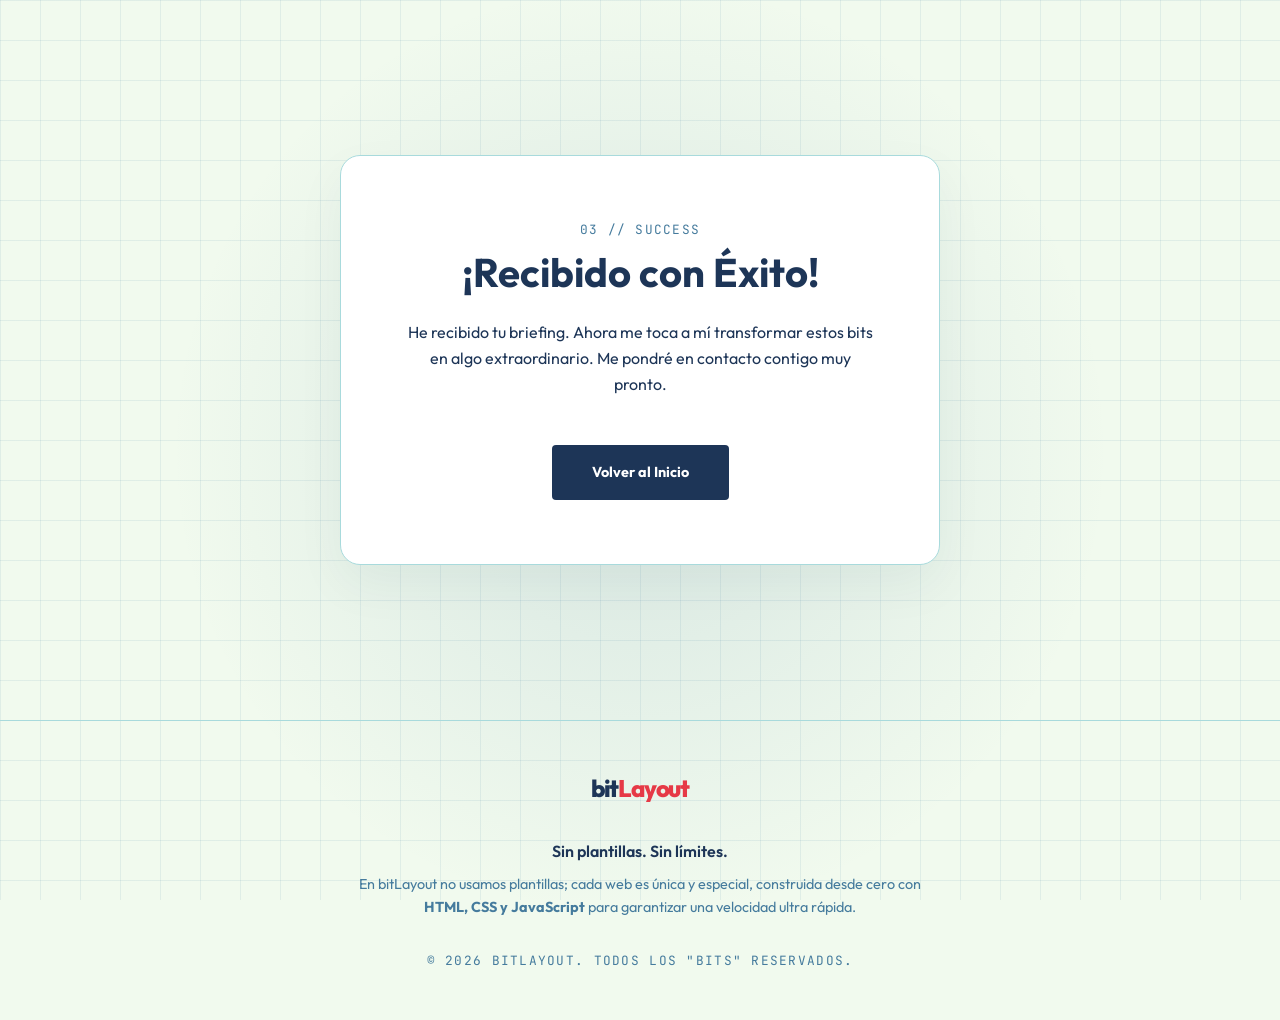
<file: gracias.html>
<!DOCTYPE html>
<html lang="es">

<head>
    <meta charset="UTF-8">
    <meta name="viewport" content="width=device-width, initial-scale=1.0">
    <title>Gracias | bitLayout</title>
    <link rel="preconnect" href="https://fonts.googleapis.com">
    <link rel="preconnect" href="https://fonts.gstatic.com" crossorigin>
    <link
        href="https://fonts.googleapis.com/css2?family=Outfit:wght@300;400;600;800&family=JetBrains+Mono:wght@300;500&display=swap"
        rel="stylesheet">
    <link rel="stylesheet" href="style.css">
    <link rel="icon" href="favicon.svg" type="image/svg+xml">
</head>

<body>
    <div class="grid-overlay"></div>

    <div class="container" style="min-height: 80vh; display: flex; align-items: center; justify-content: center;">
        <div class="project-form-container reveal active" style="text-align: center; max-width: 600px;">
            <header class="project-form-header">
                <p class="mono-text">03 // success</p>
                <h1>¡Recibido con <span class="highlight">Éxito!</span></h1>
                <p class="subtitle">He recibido tu briefing. Ahora me toca a mí transformar estos bits en algo extraordinario. Me pondré en contacto contigo muy pronto.</p>
            </header>

            <a href="/" class="btn btn-primary">Volver al Inicio</a>
        </div>
    </div>

    <footer>
        <div class="container">
            <div class="footer-content" style="flex-direction: column; text-align: center; gap: 2rem;">
                <div class="logo">bit<span>Layout</span></div>
                <div class="footer-note" style="max-width: 600px; margin: 0 auto;">
                    <p style="font-weight: 600; color: var(--primary); margin-bottom: 0.5rem;">Sin plantillas. Sin límites.</p>
                    <p style="font-size: 0.9rem; color: var(--text-muted);">En bitLayout no usamos plantillas; cada web es única y especial, construida desde cero con <strong>HTML, CSS y JavaScript</strong> para garantizar una velocidad ultra rápida.</p>
                </div>
                <p class="mono-text">&copy; 2026 bitLayout. Todos los "bits" reservados.</p>
            </div>
        </div>
    </footer>

    <script src="script.js"></script>
</body>

</html>
</file>
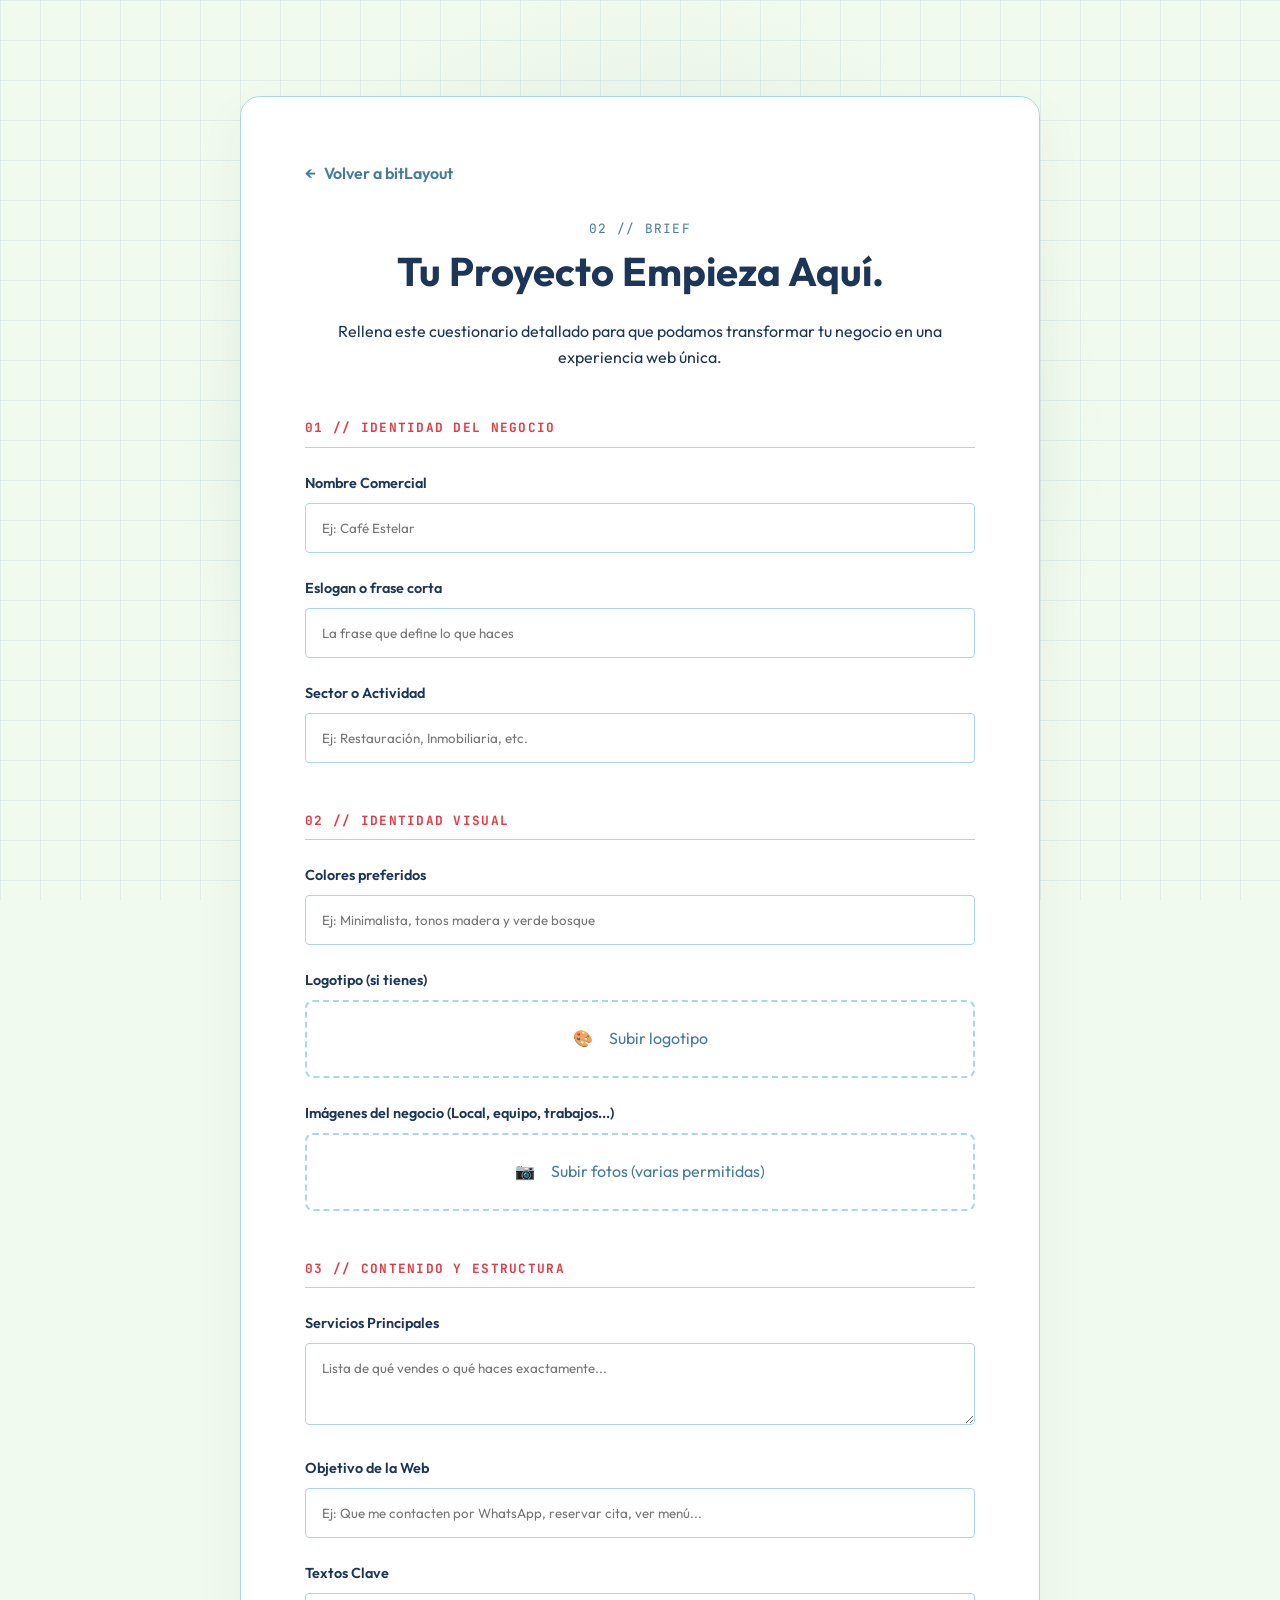
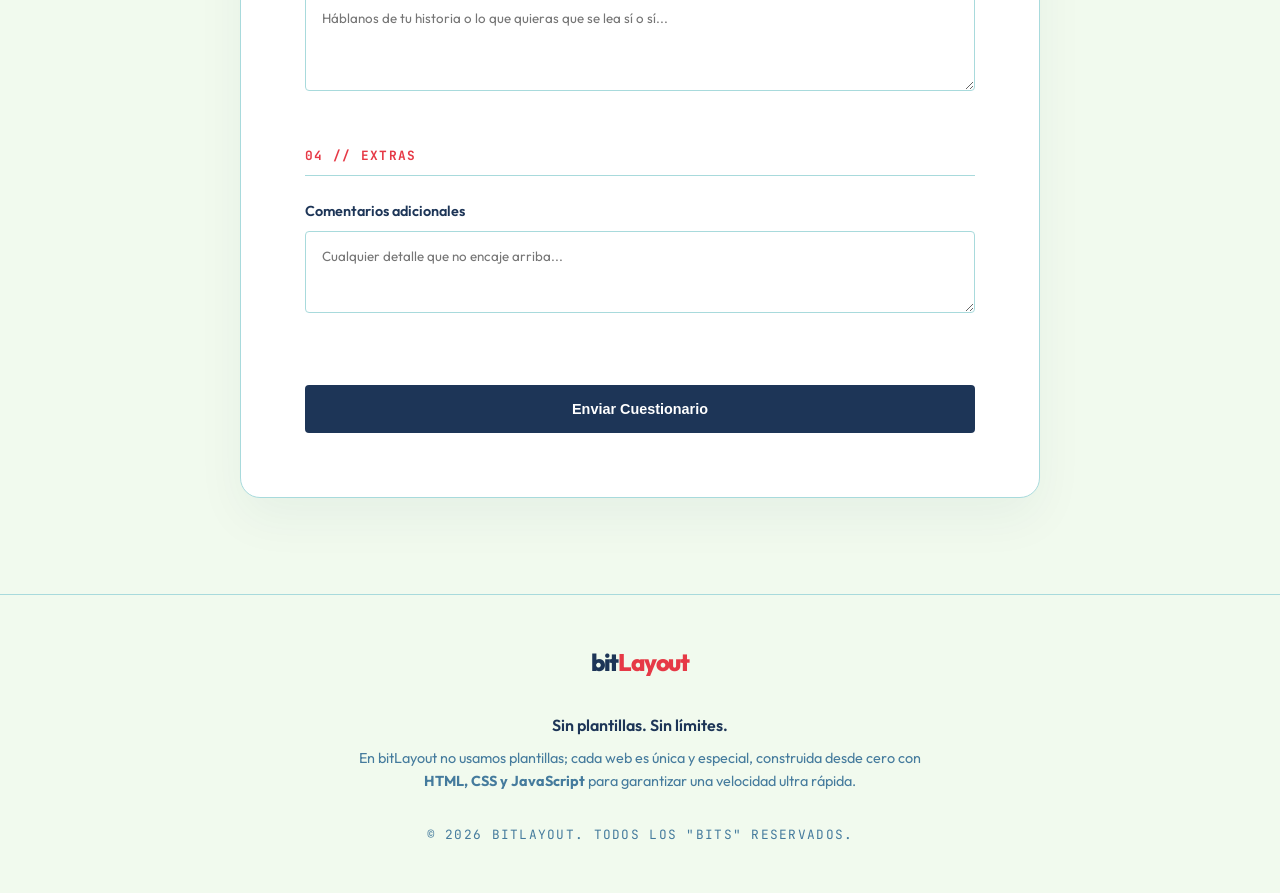
<file: proyecto.html>
<!DOCTYPE html>
<html lang="es">

<head>
    <meta charset="UTF-8">
    <meta name="viewport" content="width=device-width, initial-scale=1.0">
    <title>Nuevo Proyecto | bitLayout</title>
    <meta name="description" content="Cuéntanos sobre tu proyecto y empecemos a construir algo increíble.">
    <link rel="preconnect" href="https://fonts.googleapis.com">
    <link rel="preconnect" href="https://fonts.gstatic.com" crossorigin>
    <link
        href="https://fonts.googleapis.com/css2?family=Outfit:wght@300;400;600;800&family=JetBrains+Mono:wght@300;500&display=swap"
        rel="stylesheet">
    <link rel="stylesheet" href="style.css">
    <link rel="icon" href="favicon.svg" type="image/svg+xml">
</head>

<body>
    <div class="grid-overlay"></div>

    <div class="container">
        <div class="project-form-container reveal active">
            <a href="/" class="back-link">
                <span>←</span> Volver a bitLayout
            </a>
            
            <header class="project-form-header">
                <p class="mono-text">02 // brief</p>
                <h1>Tu Proyecto <span class="highlight">Empieza Aquí.</span></h1>
                <p class="subtitle">Rellena este cuestionario detallado para que podamos transformar tu negocio en una experiencia web única.</p>
            </header>

            <form action="https://formsubmit.co/hola@bitlayout.es" method="POST" enctype="multipart/form-data">
                <!-- Configuración de FormSubmit -->
                <input type="hidden" name="_subject" value="🚀 NUEVO PROYECTO: Briefing Detallado recibido!">
                <input type="hidden" name="_next" value="https://bitlayout.es/gracias">
                <input type="hidden" name="_template" value="table">
                <input type="hidden" name="_captcha" value="false">

                <!-- SECCIÓN 1: IDENTIDAD -->
                <div class="form-section" style="margin-bottom: 3rem;">
                    <h3 class="mono-text" style="color: var(--accent-red); margin-bottom: 1.5rem; border-bottom: 1px solid var(--border); padding-bottom: 0.5rem;">01 // Identidad del Negocio</h3>
                    <div class="form-group">
                        <label for="negocio">Nombre Comercial</label>
                        <input type="text" id="negocio" name="Nombre Comercial" placeholder="Ej: Café Estelar" required>
                    </div>
                    <div class="form-group">
                        <label for="eslogan">Eslogan o frase corta</label>
                        <input type="text" id="eslogan" name="Eslogan" placeholder="La frase que define lo que haces">
                    </div>
                    <div class="form-group">
                        <label for="sector">Sector o Actividad</label>
                        <input type="text" id="sector" name="Sector" placeholder="Ej: Restauración, Inmobiliaria, etc." required>
                    </div>
                </div>

                <!-- SECCIÓN 2: ESTILO -->
                <div class="form-section" style="margin-bottom: 3rem;">
                    <h3 class="mono-text" style="color: var(--accent-red); margin-bottom: 1.5rem; border-bottom: 1px solid var(--border); padding-bottom: 0.5rem;">02 // Identidad Visual</h3>
                    <div class="form-group">
                        <label for="colores">Colores preferidos</label>
                        <input type="text" id="colores" name="Colores Preferidos" placeholder="Ej: Minimalista, tonos madera y verde bosque">
                    </div>
                    <div class="form-group">
                        <label>Logotipo (si tienes)</label>
                        <div class="file-input-wrapper">
                            <div class="file-custom-btn">
                                <span>🎨</span>
                                <span id="logo-name">Subir logotipo</span>
                            </div>
                            <input type="file" name="Logotipo" accept="image/*" onchange="document.getElementById('logo-name').innerText = this.files[0].name">
                        </div>
                    </div>
                    <div class="form-group">
                        <label>Imágenes del negocio (Local, equipo, trabajos...)</label>
                        <div class="file-input-wrapper">
                            <div class="file-custom-btn">
                                <span>📷</span>
                                <span id="images-name">Subir fotos (varias permitidas)</span>
                            </div>
                            <input type="file" name="Fotos del Negocio" multiple accept="image/*" onchange="document.getElementById('images-name').innerText = this.files.length + ' archivos seleccionados'">
                        </div>
                    </div>
                </div>

                <!-- SECCIÓN 3: CONTENIDO -->
                <div class="form-section" style="margin-bottom: 3rem;">
                    <h3 class="mono-text" style="color: var(--accent-red); margin-bottom: 1.5rem; border-bottom: 1px solid var(--border); padding-bottom: 0.5rem;">03 // Contenido y Estructura</h3>
                    <div class="form-group">
                        <label for="servicios">Servicios Principales</label>
                        <textarea id="servicios" name="Servicios" rows="3" placeholder="Lista de qué vendes o qué haces exactamente..." required></textarea>
                    </div>
                    <div class="form-group">
                        <label for="objetivo">Objetivo de la Web</label>
                        <input type="text" id="objetivo" name="Objetivo de la Web" placeholder="Ej: Que me contacten por WhatsApp, reservar cita, ver menú..." required>
                    </div>
                    <div class="form-group">
                        <label for="textos">Textos Clave</label>
                        <textarea id="textos" name="Textos Clave" rows="4" placeholder="Háblanos de tu historia o lo que quieras que se lea sí o sí..."></textarea>
                    </div>
                </div>

                <!-- SECCIÓN 4: EXTRAS -->
                <div class="form-section">
                    <h3 class="mono-text" style="color: var(--accent-red); margin-bottom: 1.5rem; border-bottom: 1px solid var(--border); padding-bottom: 0.5rem;">04 // Extras</h3>
                    <div class="form-group">
                        <label for="comentarios">Comentarios adicionales</label>
                        <textarea id="comentarios" name="Comentarios Extra" rows="3" placeholder="Cualquier detalle que no encaje arriba..."></textarea>
                    </div>
                </div>

                <div style="margin-top: 4rem;">
                    <button type="submit" class="btn btn-primary" style="width: 100%;">Enviar Cuestionario</button>
                </div>
            </form>
        </div>
    </div>

    <footer>
        <div class="container">
            <div class="footer-content" style="flex-direction: column; text-align: center; gap: 2rem;">
                <div class="logo">bit<span>Layout</span></div>
                <div class="footer-note" style="max-width: 600px; margin: 0 auto;">
                    <p style="font-weight: 600; color: var(--primary); margin-bottom: 0.5rem;">Sin plantillas. Sin límites.</p>
                    <p style="font-size: 0.9rem; color: var(--text-muted);">En bitLayout no usamos plantillas; cada web es única y especial, construida desde cero con <strong>HTML, CSS y JavaScript</strong> para garantizar una velocidad ultra rápida.</p>
                </div>
                <p class="mono-text">&copy; 2026 bitLayout. Todos los "bits" reservados.</p>
            </div>
        </div>
    </footer>

    <script src="script.js"></script>
</body>

</html>
</file>
<file: style.css>
:root {
    --primary: #1D3557; /* Deep Space Blue */
    --accent-steel: #457B9D; /* Steel Blue */
    --accent-frost: #A8DADC; /* Frosted Blue */
    --accent-red: #E63946; /* Strawberry Red */
    --bg: #F1FAEE; /* Honeydew (Off-white/Pale Green) */
    --bg-alt: #ffffff;
    --text: #1D3557;
    --text-muted: #457B9D;
    --grid-color: rgba(69, 123, 157, 0.1);
    --border: #A8DADC;
    --mono: 'JetBrains Mono', monospace;
    --sans: 'Outfit', sans-serif;
    --transition: all 0.4s cubic-bezier(0.16, 1, 0.3, 1);
    --mouse-x: 50%;
    --mouse-y: 50%;
}


* {
    margin: 0;
    padding: 0;
    box-sizing: border-box;
}

html {
    scroll-behavior: smooth;
}

body {
    background-color: var(--bg);
    color: var(--text);
    font-family: var(--sans);
    line-height: 1.6;
    overflow-x: hidden;
}

.container {
    max-width: 1200px;
    margin: 0 auto;
    padding: 0 2rem;
}

.mono-text {
    font-family: var(--mono);
    text-transform: uppercase;
    font-size: 0.8rem;
    letter-spacing: 0.1em;
    color: var(--accent-steel);
}


/* --- Layout Grid + Spotlight Background --- */
body {
    background-color: var(--bg);
    background-image: 
        radial-gradient(circle at var(--mouse-x) var(--mouse-y), rgba(69, 123, 157, 0.15) 0%, transparent 60%),
        linear-gradient(var(--grid-color) 1px, transparent 1px),
        linear-gradient(90deg, var(--grid-color) 1px, transparent 1px);
    background-size: 100% 100%, 40px 40px, 40px 40px;
    background-attachment: fixed, fixed, fixed;
}

/* --- Global Cursor --- */
html, body, * {
    cursor: url("data:image/svg+xml,%3Csvg xmlns='http://www.w3.org/2000/svg' width='24' height='24' viewBox='0 0 24 24' fill='%23E63946' stroke='white' stroke-width='1'%3E%3Cpath d='M7 2l12 11.2-5.8.8 3.5 6-3 1.7-3.5-6-3.2 4.3z'/%3E%3C/svg%3E"), auto !important;
}

a, button, [role="button"], .project-card, .price-card {
    cursor: url("data:image/svg+xml,%3Csvg xmlns='http://www.w3.org/2000/svg' width='24' height='24' viewBox='0 0 24 24' fill='%23E63946' stroke='white' stroke-width='1'%3E%3Cpath d='M7 2l12 11.2-5.8.8 3.5 6-3 1.7-3.5-6-3.2 4.3z'/%3E%3C/svg%3E"), pointer !important;
}

/* --- Navbar --- */
#navbar {
    position: fixed;
    top: 0;
    width: 100%;
    z-index: 1000;
    padding: 2rem 0;
    transition: var(--transition);
}

#navbar.scrolled {
    padding: 1rem 0;
    background: rgba(255, 255, 255, 0.8);
    backdrop-filter: blur(10px);
    border-bottom: 1px solid var(--border);
}

#navbar .container {
    display: flex;
    justify-content: space-between;
    align-items: center;
}

.logo {
    font-size: 1.5rem;
    font-weight: 800;
    color: var(--primary);
    letter-spacing: -0.05em;
}

.logo span {
    color: var(--accent-red);
}


.nav-links {
    list-style: none;
    display: flex;
    gap: 3rem;
}

.nav-links a {
    text-decoration: none;
    color: var(--text);
    font-weight: 600;
    font-size: 0.9rem;
    transition: var(--transition);
}

.nav-links a:hover {
    color: var(--accent-red);
}

.nav-right {
    display: flex;
    align-items: center;
    gap: 2rem;
}

.lang-switcher {
    display: flex;
    gap: 0.5rem;
    background: rgba(29, 53, 87, 0.05);
    padding: 4px;
    border-radius: 50px;
    border: 1px solid var(--border);
}

.lang-btn {
    background: transparent;
    border: none;
    padding: 0.4rem;
    border-radius: 50%;
    display: flex;
    align-items: center;
    justify-content: center;
    cursor: pointer;
    transition: var(--transition);
    filter: grayscale(1);
    opacity: 0.6;
}

.lang-btn.active {
    background: white;
    box-shadow: 0 2px 10px rgba(0,0,0,0.1);
    filter: grayscale(0);
    opacity: 1;
}

.lang-btn:hover:not(.active) {
    opacity: 0.8;
    filter: grayscale(0.5);
}

.flag {
    font-size: 1.2rem;
    line-height: 1;
}

.contact-meta a {
    text-decoration: none;
    transition: var(--transition);
}

.contact-meta a:hover {
    color: var(--accent-red);
}

@media (max-width: 900px) {
    .nav-right {
        gap: 1rem;
    }
    
    .lang-switcher {
        padding: 2px;
    }
    
    .flag {
        font-size: 1rem;
    }
}

/* --- Hamburger Menu --- */
.hamburger {
    display: none;
    cursor: pointer;
    background: none;
    border: none;
    padding: 0;
    z-index: 1001; /* Above mobile menu */
}

.hamburger .bar {
    display: block;
    width: 25px;
    height: 3px;
    margin: 5px auto;
    transition: all 0.3s ease-in-out;
    background-color: var(--primary);
    border-radius: 2px;
}


/* --- Hero --- */
#hero {
    min-height: 85vh;
    display: flex;
    align-items: center;
    position: relative;
    padding-top: 60px;
}

.hero-content {
    max-width: 800px;
    z-index: 2;
}

#hero h1 {
    font-size: clamp(3rem, 8vw, 5rem);
    line-height: 1.1;
    margin: 1.5rem 0;
    color: var(--primary);
    letter-spacing: -0.02em;
}

#hero .highlight {
    color: var(--accent-red);
    position: relative;
    background: linear-gradient(90deg, var(--accent-red), #ff7b86, var(--accent-red));
    background-size: 200% auto;
    color: transparent;
    -webkit-background-clip: text;
    background-clip: text;
    animation: shine 3s linear infinite;
}

@keyframes shine {
    to {
        background-position: 200% center;
    }
}


#hero .subtitle {
    font-size: 1.25rem;
    color: var(--text-muted);
    margin-bottom: 3rem;
    max-width: 600px;
}

/* --- Buttons --- */
.btn {
    display: inline-block;
    padding: 1rem 2.5rem;
    border-radius: 4px;
    text-decoration: none;
    font-weight: 700;
    font-size: 0.9rem;
    transition: var(--transition);
    cursor: pointer;
    border: none;
}

.btn-primary {
    background: var(--primary);
    color: white;
}

.btn-primary:hover {
    background: var(--accent-steel);
    transform: translateY(-2px);
    box-shadow: 0 10px 30px rgba(69, 123, 157, 0.2);
}


.btn-secondary {
    background: transparent;
    color: var(--primary);
    margin-left: 1rem;
    text-decoration: underline;
}

.btn-outline {
    background: transparent;
    border: 1px solid var(--border);
    color: var(--text);
}

.btn-outline:hover {
    background: var(--bg-alt);
    border-color: var(--primary);
}

/* --- Sections --- */
section {
    padding: 3rem 0;
}

h2 {
    font-size: 3rem;
    margin-bottom: 2rem;
    color: var(--primary);
}


/* --- Sentido Section --- */
.section-layout {
    display: grid;
    grid-template-columns: 1fr 1fr;
    gap: 6rem;
    align-items: center;
}

.philosophy-grid {
    display: grid;
    grid-template-columns: 1fr 1fr;
    gap: 3rem;
    margin-top: 4rem;
}

.phil-item h3 {
    margin: 1rem 0;
    font-size: 1.5rem;
}

/* --- Code Window Visual --- */
.code-window {
    background: #0f172a;
    border-radius: 8px;
    padding: 1.5rem;
    box-shadow: 20px 20px 60px rgba(0,0,0,0.1);
    position: relative;
}

.window-header {
    display: flex;
    gap: 0.5rem;
    margin-bottom: 1.5rem;
}

.dot {
    width: 10px;
    height: 10px;
    border-radius: 50%;
    background: #475569;
}

.code-window code {
    font-family: var(--mono);
    color: #94a3b8;
    font-size: 0.9rem;
}

.keyword { color: #c678dd; }
.fn { color: #61afef; }
.str { color: #98c379; }

/* --- Soluciones Section --- */
.pricing-grid {
    display: grid;
    grid-template-columns: repeat(2, 1fr);
    gap: 2rem;
    margin-top: 4rem;
}

.price-card {
    background: white;
    border: 1px solid var(--border);
    padding: 3rem;
    display: flex;
    flex-direction: column;
    justify-content: space-between;
    transition: var(--transition);
    position: relative;
    overflow: hidden;
}

.card-badge {
    position: absolute;
    top: 20px;
    right: -35px;
    background: var(--accent-red);
    color: white;
    padding: 5px 40px;
    font-size: 0.65rem;
    font-weight: 800;
    text-transform: uppercase;
    transform: rotate(45deg);
    letter-spacing: 0.1em;
    box-shadow: 0 5px 15px rgba(230, 57, 70, 0.2);
    z-index: 10;
}

.price-card.accent {
    background: #ebf5f7;
    border-color: rgba(168, 218, 220, 0.5);
}

.price-card.accent:hover {
    border-color: var(--accent-frost);
    background: #e1f0f2;
}

.price-card.featured {
    background: var(--primary);
    color: white;
    border-color: var(--primary);
    box-shadow: 0 20px 40px rgba(29, 53, 87, 0.15);
}

.price-card.featured .mono-text { color: var(--accent-frost); }

.price-card.featured h3, 
.price-card.featured .price { color: white; }
.price-card.featured .btn-primary { background: white; color: var(--primary); }

.price-card h3 {
    font-size: 2rem;
    margin: 1rem 0;
}

.price {
    font-size: 2.5rem;
    font-weight: 800;
    margin-bottom: 2rem;
    color: var(--primary);
    position: relative;
    cursor: help;
    display: inline-block;
}

.price span {
    font-size: 0.9rem;
    font-weight: 500;
    color: var(--text-muted);
    vertical-align: middle;
}

.price-card.featured .price span {
    color: var(--accent-frost);
}


.price-card ul {
    list-style: none;
    margin-bottom: 3rem;
}

.price-card li {
    padding: 0.75rem 0;
    border-bottom: 1px solid var(--border);
    font-size: 0.95rem;
    position: relative;
    cursor: help;
}

.price-card.featured li { border-color: rgba(255,255,255,0.1); }

/* --- Proyectos Section --- */
.projects-grid {
    display: flex;
    gap: 1.5rem;
    overflow-x: auto;
    padding: 1rem 0 3rem 0;
    margin-top: 2rem;
    scroll-snap-type: x mandatory;
    scrollbar-width: none; /* Hide for cleaner look, use indicator instead */
    -ms-overflow-style: none;
    -webkit-overflow-scrolling: touch;
    /* Gentler mask to show there is more content */
    mask-image: linear-gradient(to right, black 80%, transparent 100%);
    -webkit-mask-image: linear-gradient(to right, black 80%, transparent 100%);
}

.projects-grid::-webkit-scrollbar {
    display: none;
}

.projects-grid::-webkit-scrollbar-track {
    background: rgba(29, 53, 87, 0.05);
    border-radius: 10px;
}

.projects-grid::-webkit-scrollbar-thumb {
    background-color: var(--primary);
    border-radius: 10px;
}

.project-card {
    flex: 0 0 85%; /* Peek next card */
    scroll-snap-align: center;
    display: flex;
    flex-direction: column;
    text-decoration: none;
    color: inherit;
    transition: var(--transition);
    position: relative;
}

@media (min-width: 768px) {
    .projects-grid {
        gap: 2.5rem;
        mask-image: none;
        -webkit-mask-image: none;
    }
    .project-card {
        flex: 0 0 calc(50% - 1.25rem);
        scroll-snap-align: start;
    }
}

@media (min-width: 1024px) {
    .project-card {
        flex: 0 0 calc(33.333% - 1.666rem);
    }
}

/* --- Scroll Hint Indicator --- */
.scroll-indicator {
    display: flex;
    align-items: center;
    gap: 1rem;
    margin-top: -1rem;
    color: var(--text-muted);
}

.scroll-line {
    height: 2px;
    background: var(--border);
    flex-grow: 1;
    position: relative;
    border-radius: 2px;
}

.scroll-line::after {
    content: '';
    position: absolute;
    left: 0;
    top: 0;
    height: 100%;
    width: 30%;
    background: var(--primary);
    border-radius: 2px;
    animation: slideHint 3s infinite ease-in-out;
}

@keyframes slideHint {
    0% { left: 0; }
    50% { left: 70%; }
    100% { left: 0; }
}

.scroll-indicator span {
    font-size: 0.75rem;
    font-family: var(--mono);
    text-transform: uppercase;
    letter-spacing: 0.1em;
}

@media (min-width: 768px) {
    .scroll-indicator { display: none; }
}

.project-card:hover {
    transform: translateY(-10px);
}

/* --- Browser Mockup Design --- */
.browser-mockup {
    background: white;
    border-radius: 12px;
    overflow: hidden;
    border: 1px solid var(--border);
    box-shadow: 0 10px 30px rgba(29, 53, 87, 0.08);
    transition: var(--transition);
    display: flex;
    flex-direction: column;
    background: #f1f5f9;
}

.project-card:hover .browser-mockup {
    border-color: var(--primary);
    box-shadow: 0 25px 50px -12px rgba(29, 53, 87, 0.2);
}

.browser-header {
    height: 32px;
    background: #e2e8f0;
    display: flex;
    align-items: center;
    padding: 0 1rem;
    gap: 6px;
    border-bottom: 1px solid rgba(0,0,0,0.05);
}

.browser-header .dot {
    width: 8px;
    height: 8px;
    border-radius: 50%;
    background: #cbd5e1;
}

.project-card:hover .browser-header .dot:nth-child(1) { background: #ff5f56; }
.project-card:hover .browser-header .dot:nth-child(2) { background: #ffbd2e; }
.project-card:hover .browser-header .dot:nth-child(3) { background: #27c93f; }

.browser-content {
    position: relative;
    width: 100%;
    aspect-ratio: 16/10;
    overflow: hidden;
    background: white;
}

.browser-content img {
    width: 100%;
    height: 100%;
    object-fit: cover;
    object-position: top;
    transition: transform 3s ease-in-out;
}

.project-card:hover .browser-content img {
    transform: scale(1.1);
}

/* --- Project Info --- */
.mockup-content {
    padding: 2rem 1rem;
    background: transparent;
    transition: var(--transition);
}

.mockup-content .mono-text {
    color: var(--accent-red);
    font-weight: 600;
    font-size: 0.75rem;
    margin-bottom: 0.5rem;
    display: block;
}

.mockup-content h4 {
    font-size: 1.5rem;
    margin-bottom: 1rem;
    color: var(--primary);
    letter-spacing: -0.02em;
    line-height: 1.2;
}

.mockup-content p {
    color: var(--text-muted);
    font-size: 0.95rem;
    line-height: 1.6;
    margin-bottom: 0;
}

.project-card:hover h4 {
    color: var(--accent-red);
}

/* --- Tooltip System --- */
[data-tooltip] {
    position: relative;
}

[data-tooltip]::after {
    content: attr(data-tooltip);
    position: absolute;
    bottom: 100%;
    left: 50%;
    transform: translateX(-50%) translateY(10px);
    width: 240px;
    background: var(--primary);
    color: white;
    padding: 0.8rem 1rem;
    font-size: 0.75rem;
    line-height: 1.4;
    border-radius: 6px;
    opacity: 0;
    visibility: hidden;
    transition: all 0.3s cubic-bezier(0.16, 1, 0.3, 1);
    z-index: 100;
    box-shadow: 0 10px 25px rgba(0,0,0,0.2);
    pointer-events: none;
    margin-bottom: 12px;
    text-align: center;
    border: 1px solid rgba(255,255,255,0.1);
}

/* Tooltip Arrow */
[data-tooltip]::before {
    content: '';
    position: absolute;
    bottom: 100%;
    left: 50%;
    transform: translateX(-50%) translateY(10px);
    border: 6px solid transparent;
    border-top-color: var(--primary);
    opacity: 0;
    visibility: hidden;
    transition: all 0.3s cubic-bezier(0.16, 1, 0.3, 1);
    z-index: 101;
    margin-bottom: 0px;
}

[data-tooltip]:hover::after,
[data-tooltip]:hover::before {
    opacity: 1;
    visibility: visible;
    transform: translateX(-50%) translateY(0);
}

/* Tooltip style for elements inside featured card */
.featured [data-tooltip]::after {
    background: white;
    color: var(--primary);
    border: none;
}
.featured [data-tooltip]::before {
    border-top-color: white;
}

/* --- FAQ Section --- */
.faq-accordion {
    margin-top: 4rem;
}

.faq-item {
    background: #ffffff;
    border: 1px solid rgba(29, 53, 87, 0.08);
    margin-bottom: 1.2rem;
    border-radius: 12px;
    transition: all 0.3s cubic-bezier(0.4, 0, 0.2, 1);
    box-shadow: 0 4px 6px -1px rgba(29, 53, 87, 0.02);
}

.faq-item:hover {
    border-color: var(--accent-frost);
    transform: translateY(-2px);
    box-shadow: 0 12px 24px -8px rgba(29, 53, 87, 0.08);
}

.faq-question {
    padding: 1.5rem 2rem;
    display: flex;
    justify-content: space-between;
    align-items: center;
    cursor: pointer;
    user-select: none;
}

.faq-question h3 {
    font-size: 1.1rem;
    font-weight: 600;
    margin: 0;
    color: var(--primary);
    transition: color 0.3s ease;
}

.faq-item:hover .faq-question h3 {
    color: var(--accent-red);
}

.faq-icon {
    width: 24px;
    height: 24px;
    position: relative;
    flex-shrink: 0;
}

.faq-icon::before,
.faq-icon::after {
    content: '';
    position: absolute;
    background: var(--primary);
    top: 50%;
    left: 50%;
    transform: translate(-50%, -50%);
    transition: all 0.3s ease;
}

/* Horizontal line */
.faq-icon::before {
    width: 14px;
    height: 2px;
}

/* Vertical line */
.faq-icon::after {
    width: 2px;
    height: 14px;
}

/* When active, hide vertical line and rotate */
.faq-item.faq-open .faq-icon::after {
    transform: translate(-50%, -50%) rotate(90deg);
    opacity: 0;
}

.faq-item.faq-open .faq-icon::before {
    background: var(--accent-red);
}

.faq-answer {
    max-height: 0;
    overflow: hidden;
    transition: max-height 0.4s cubic-bezier(0.4, 0, 0.2, 1);
    background: transparent;
}

.faq-item.faq-open .faq-answer {
    max-height: 600px; /* Large enough for content */
}

.faq-answer-inner {
    padding: 0 2rem 2rem;
}

.faq-answer-inner p {
    color: var(--text-muted);
    font-size: 0.95rem;
    line-height: 1.6;
    margin-bottom: 1rem;
}

.faq-answer-inner ul {
    list-style: none;
    padding-left: 0;
}

.faq-answer-inner li {
    position: relative;
    padding-left: 1.5rem;
    margin-bottom: 0.5rem;
    font-size: 0.95rem;
    color: var(--text-muted);
}

.faq-answer-inner li::before {
    content: '→';
    position: absolute;
    left: 0;
    color: var(--accent-red);
    font-weight: bold;
}

@media (max-width: 768px) {
    .faq-question {
        padding: 1.2rem 1.5rem;
    }
    .faq-answer-inner {
        padding: 0 1.5rem 1.5rem;
    }
}



/* --- Contacto --- */
.contact-layout {
    display: grid;
    grid-template-columns: 1fr 1fr;
    gap: 4rem;
}

.form-group {
    margin-bottom: 1.5rem;
}

label {
    display: block;
    margin-bottom: 0.5rem;
    font-weight: 600;
    font-size: 0.9rem;
}

input, textarea {
    width: 100%;
    padding: 1rem;
    border: 1px solid var(--border);
    background: var(--bg-alt);
    border-radius: 4px;
    font-family: inherit;
    transition: var(--transition);
}

input:focus, textarea:focus {
    outline: none;
    border-color: var(--accent-steel);
    background: white;
}


/* --- Footer --- */
footer {
    padding: 3rem 0;
    border-top: 1px solid var(--border);
}

/* --- WhatsApp Float --- */
.whatsapp-float {
    position: fixed;
    bottom: 30px;
    right: 30px;
    background-color: #25d366;
    color: white;
    width: 60px;
    height: 60px;
    border-radius: 50%;
    display: flex;
    align-items: center;
    justify-content: center;
    box-shadow: 0 4px 20px rgba(0,0,0,0.15);
    z-index: 1000;
    transition: var(--transition);
}

.whatsapp-float:hover {
    transform: scale(1.1);
    box-shadow: 0 6px 30px rgba(37, 211, 102, 0.4);
}


.footer-content {
    display: flex;
    justify-content: space-between;
    align-items: center;
}

/* --- Animations & 3D Reveal --- */
.reveal {
    opacity: 0;
    transform: translateY(40px) scale(0.95) rotateX(-5deg);
    transition: all 1s cubic-bezier(0.16, 1, 0.3, 1);
    transform-origin: top;
}

.reveal.active {
    opacity: 1;
    transform: translateY(0) scale(1) rotateX(0deg);
}

/* --- Cookie Banner --- */
.cookie-banner {
    position: fixed;
    bottom: 2rem;
    left: 2rem;
    right: 2rem;
    background: rgba(29, 53, 87, 0.9);
    backdrop-filter: blur(10px);
    border: 1px solid rgba(255, 255, 255, 0.1);
    border-radius: 12px;
    padding: 1.5rem 0;
    z-index: 2000;
    color: white;
    display: none; /* Hidden by default, shown by JS */
}

.cookie-banner.visible {
    display: block;
    animation: slideUp 0.5s cubic-bezier(0.16, 1, 0.3, 1);
}

.cookie-content {
    display: flex;
    justify-content: space-between;
    align-items: center;
    gap: 2rem;
}

.cookie-content p {
    font-size: 0.9rem;
    margin: 0;
}

.cookie-content .btn {
    padding: 0.6rem 1.5rem;
    white-space: nowrap;
}

@keyframes slideUp {
    from { opacity: 0; transform: translateY(20px); }
    to { opacity: 1; transform: translateY(0); }
}

@media (max-width: 900px) {
    /* Mobile Navigation */
    .hamburger {
        display: block;
    }

    /* Mobile Footer */
    .footer-content {
        flex-direction: column;
        text-align: center;
        gap: 1.5rem;
    }

    footer {
        padding-bottom: 6rem; /* Extra space for whatsapp/cookies */
    }

    .nav-links {
        position: fixed;
        left: -100%;
        top: 0;
        gap: 0;
        flex-direction: column;
        background-color: rgba(255, 255, 255, 0.95);
        backdrop-filter: blur(15px);
        width: 100%;
        height: 100vh;
        text-align: center;
        transition: 0.4s;
        box-shadow: 0 10px 30px rgba(0, 0, 0, 0.1);
        justify-content: center;
        align-items: center;
        z-index: 100;
        padding-top: 60px; /* Space for navbar */
    }

    .nav-links.nav-active {
        left: 0;
    }

    .nav-links li {
        margin: 1.5rem 0;
    }

    .nav-links a {
        font-size: 1.5rem;
    }

    /* Hamburger Animation */
    .hamburger.toggle .bar:nth-child(1) {
        transform: translateY(8px) rotate(45deg);
        background-color: var(--accent-red);
    }
    .hamburger.toggle .bar:nth-child(2) {
        opacity: 0;
    }
    .hamburger.toggle .bar:nth-child(3) {
        transform: translateY(-8px) rotate(-45deg);
        background-color: var(--accent-red);
    }

    .section-layout, .pricing-grid, .contact-layout, .philosophy-grid {
        grid-template-columns: 1fr;
    }
    
    .section-layout { gap: 3rem; }
    #hero h1 { font-size: 3.5rem; }
    
    .price-card {
        padding: 2rem;
    }
    
    /* On small mobile, adjust tooltip positioning to avoid screen overflow */
    @media (max-width: 480px) {
        .price-card li::after {
            width: 180px;
            font-size: 0.7rem;
        }

        .cookie-content {
            flex-direction: column;
            text-align: center;
            gap: 1rem;
        }

        .footer-content p {
            font-size: 0.75rem;
            line-height: 1.4;
        }
    }
}

/* --- Disable animations on Mobile/Tablet for Projects --- */
@media (max-width: 1024px) {
    #proyectos .reveal {
        opacity: 1 !important;
        transform: none !important;
        transition: none !important;
    }

    .project-card, 
    .project-card:hover,
    .mockup-content,
    .project-card:hover .mockup-content,
    .project-overlay,
    .project-card:hover .project-overlay {
        transform: none !important;
        transition: none !important;
    }

    .mockup-content {
        transform: none !important;
        box-shadow: 0 10px 30px rgba(0,0,0,0.05) !important;
    }

    /* Remove the scroll hint for a cleaner look */
    .scroll-indicator {
        display: none !important;
    }
    

    .projects-grid {
        mask-image: none !important;
        -webkit-mask-image: none !important;
    }
}

/* --- Proyecto Form Specific --- */
.project-form-container {
    max-width: 800px;
    margin: 6rem auto;
    background: white;
    padding: 4rem;
    border-radius: 20px;
    border: 1px solid var(--border);
    box-shadow: 0 20px 50px rgba(29, 53, 87, 0.05);
}

.project-form-header {
    margin-bottom: 3rem;
    text-align: center;
}

.project-form-header h1 {
    font-size: 2.5rem;
    color: var(--primary);
    margin-bottom: 1rem;
}

.file-input-wrapper {
    position: relative;
    margin-bottom: 1rem;
}

.file-input-wrapper input[type='file'] {
    position: absolute;
    left: 0;
    top: 0;
    opacity: 0;
    width: 100%;
    height: 100%;
    cursor: pointer;
}

.file-custom-btn {
    display: flex;
    align-items: center;
    gap: 1rem;
    padding: 1.5rem;
    border: 2px dashed var(--border);
    border-radius: 8px;
    color: var(--text-muted);
    transition: var(--transition);
    justify-content: center;
    text-align: center;
}

.file-input-wrapper:hover .file-custom-btn {
    border-color: var(--accent-steel);
    background: rgba(168, 218, 220, 0.1);
}

.back-link {
    display: inline-flex;
    align-items: center;
    gap: 0.5rem;
    text-decoration: none;
    color: var(--accent-steel);
    font-weight: 600;
    margin-bottom: 2rem;
    transition: var(--transition);
}

.back-link:hover {
    color: var(--accent-red);
    transform: translateX(-5px);
}

@media (max-width: 768px) {
    .project-form-container {
        padding: 2rem;
        margin: 3rem 1rem;
    }

    .project-form-header h1 {
        font-size: 2rem;
    }
}
</file>
